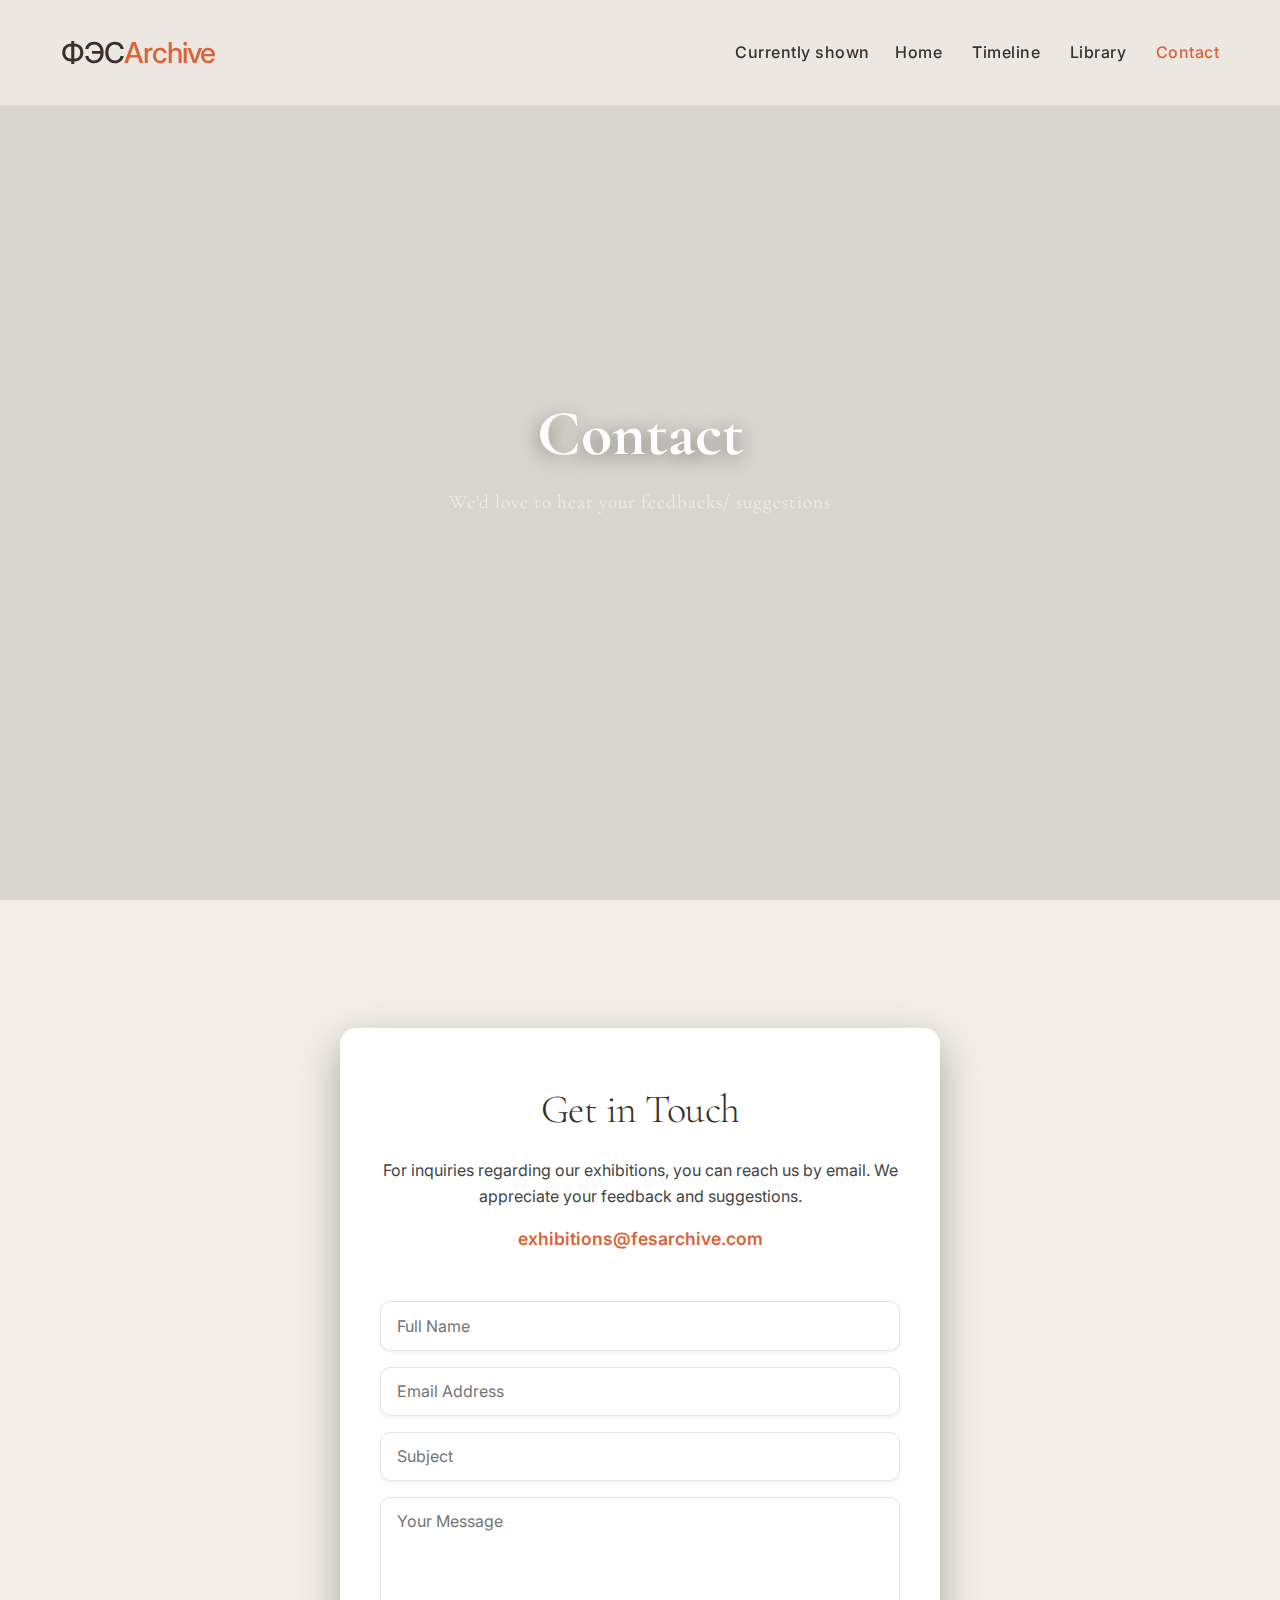
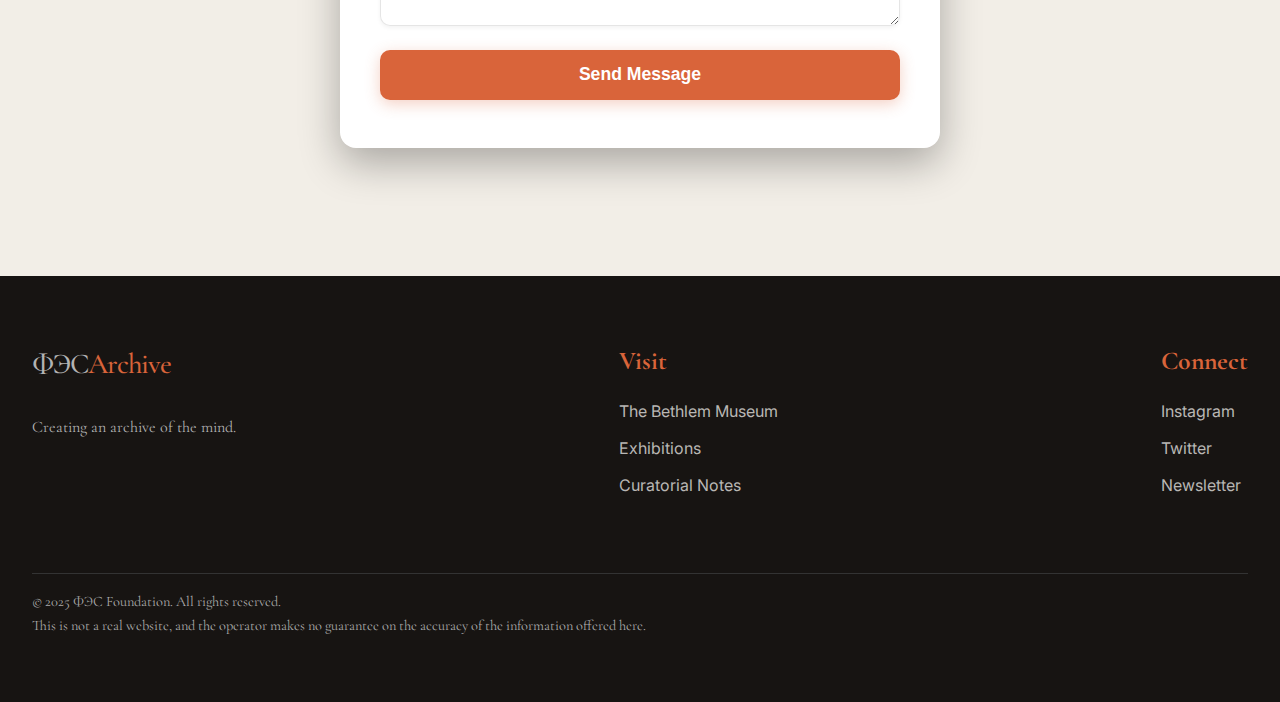
<file: contact.html>
<!DOCTYPE html>
<html lang="en">
<head>
    <meta charset="UTF-8">
    <meta name="viewport" content="width=device-width, initial-scale=1.0">
    <title>ФЭС Archive | Contact</title>
    <link rel="stylesheet" href="styles/main.css">
    <link rel="stylesheet" href="styles/contact.css">
    
    <link rel="preconnect" href="https://fonts.googleapis.com">
    <link rel="preconnect" href="https://fonts.gstatic.com" crossorigin>
    <link href="https://fonts.googleapis.com/css2?family=Cormorant+Garamond:wght@300;400;500;600&family=Inter:wght@300;400;500&display=swap" rel="stylesheet">
</head>
<body>
        <nav id="navbar">
            <div class="logo"> <a href="home.html"><p>ФЭС</p><p style="color: var(--orange)">Archive</p></a></div>
            <div class="nav-links">
                <a href="home.html">Home</a>
                <div class="dropdown">
                    <a href="index.html" class="dropbtn">Currently shown</a>
                    <div class="dropdown-content">
                        <a href="index.html#about">About</a>
                        <a href="index.html#gallery">Gallery</a>
                        <a href="index.html#tickets">Order tickets</a>
                    </div>
                </div>
                <a href="pages/wain/timeline.html">Timeline</a>
                <a href="pages/wain/library.html">Library</a>
                <a href="contact.html">Contact</a>
            </div>
        </nav>
    </header>

    <main>
        <section id="contact-hero" class="unbound">
            <h1>Contact</h1>
            <p>We'd love to hear your feedbacks/ suggestions</p>
        </section>

        <section id="contact-form-section" class="unbound">
            <div class="contact-container">
                <div class="contact-info">
                    <h2>Get in Touch</h2>
                    <p>For inquiries regarding our exhibitions, you can reach us by email. We appreciate your feedback and suggestions.</p>
                    <p class="email-info">
                        <a href="mailto:exhibitions@fesarchive.com">exhibitions@fesarchive.com</a>
                    </p>
                </div>
                <form class="contact-form">
                    <input type="text" name="name" placeholder="Full Name" required>
                    <input type="email" name="email" placeholder="Email Address" required>
                    <input type="text" name="title" placeholder="Subject" required>
                    <textarea name="message" placeholder="Your Message" rows="5" required></textarea>
                    <button type="submit">Send Message</button>
                </form>
            </div>
        </section>
    </main>

    <footer>
        <div class="container">
            <div class="footer-content">
                <div class="footer-col">
                    <div class="logo"> <p style="color:#b3b3b3;">ФЭС</p><p style="color: var(--orange);">Archive</p></div>
                    <br>
                    <p style="color: #b3b3b3; max-width: 300px;">
                        Creating an archive of the mind.
                    </p>
                </div>
                <div class="footer-col">
                    <h3>Visit</h3>
                    <ul>
                        <li><a href="#">The Bethlem Museum</a></li>
                        <li><a href="home.html#featured">Exhibitions</a></li>
                        <li><a href="#">Curatorial Notes</a></li>
                    </ul>
                </div>
                <div class="footer-col">
                    <h3>Connect</h3>
                    <ul>
                        <li><a href="#">Instagram</a></li>
                        <li><a href="#">Twitter</a></li>
                        <li><a href="#">Newsletter</a></li>
                    </ul>
                </div>
            </div>
            <div style="margin-top: 4rem; border-top: 1px solid #333; padding-top: 1rem; color: #AAA; font-size: 0.9rem;">
                &copy; 2025 ФЭС Foundation. All rights reserved.<br>This is not a real website, and the operator makes no guarantee on the accuracy of the information offered here.
            </div>
        </div>
    </footer>
    <script src="scripts/script.js"></script>
</body>
</html>
</file>
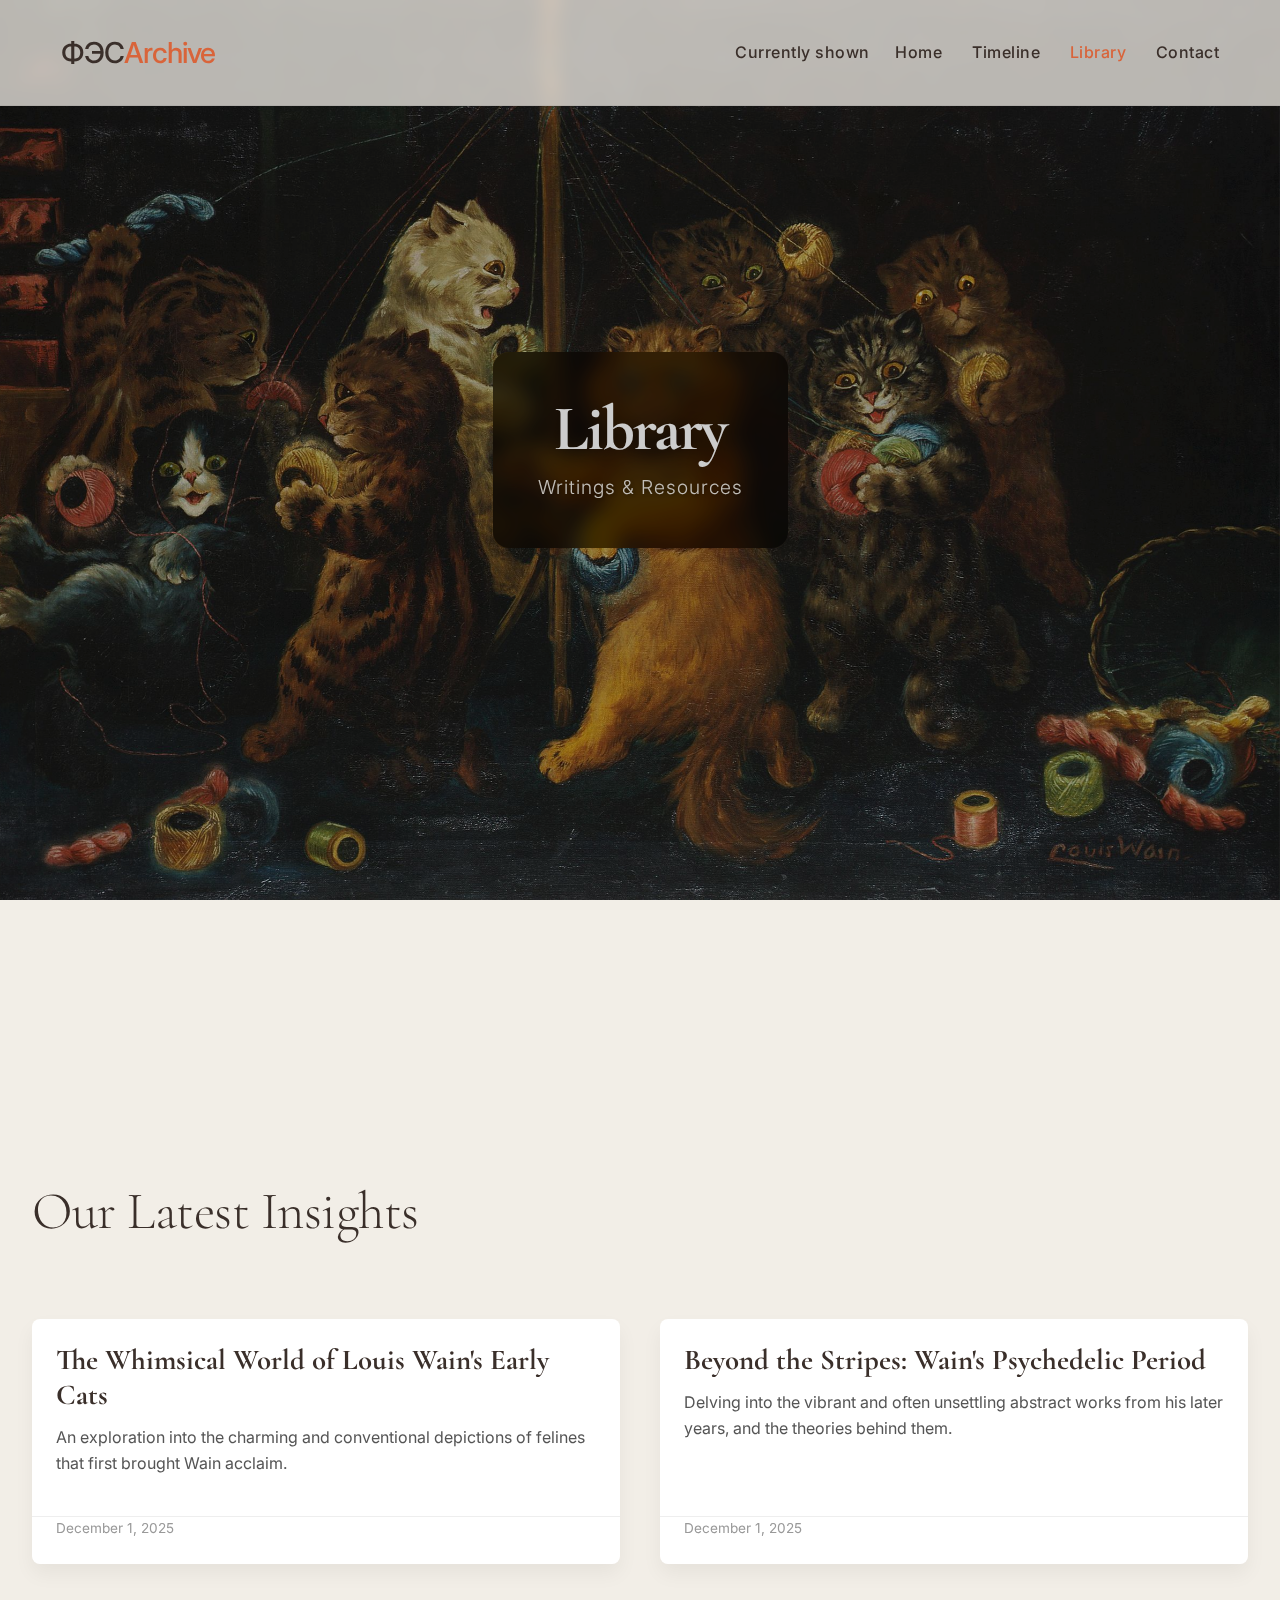
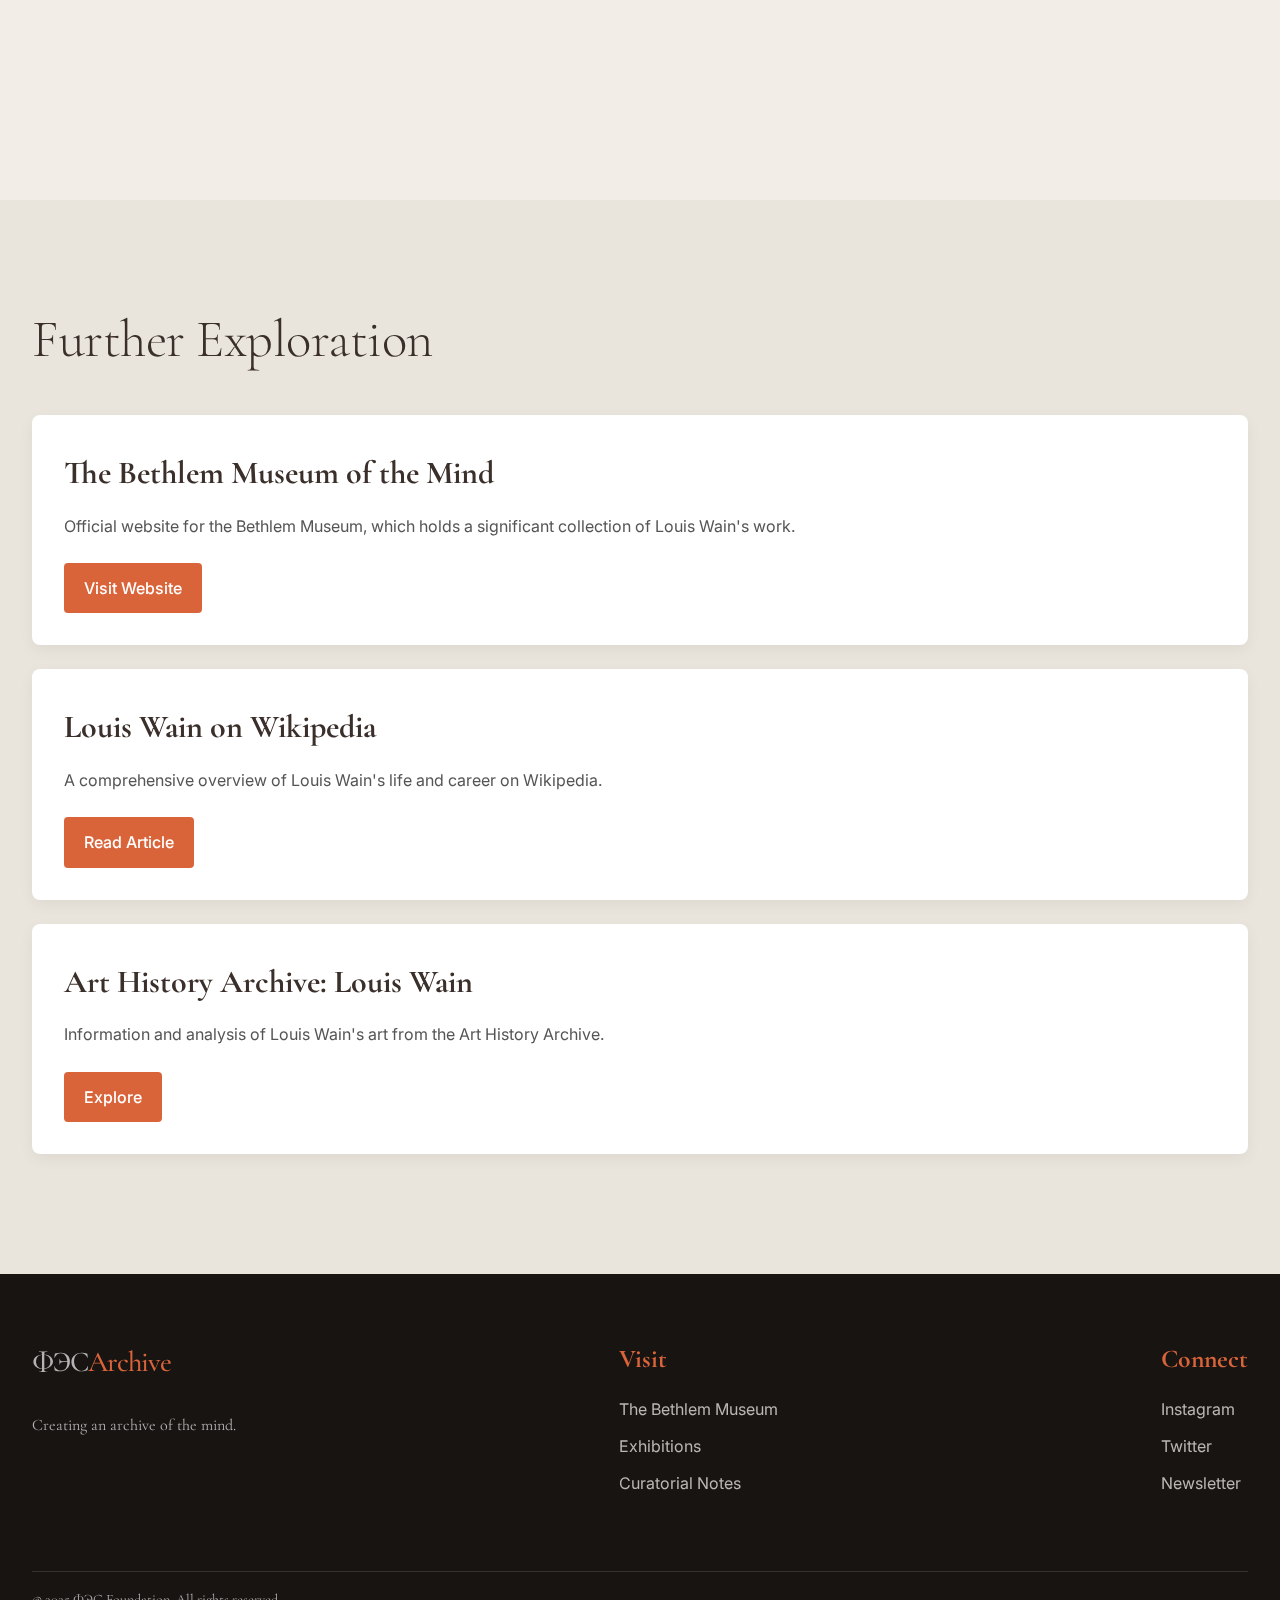
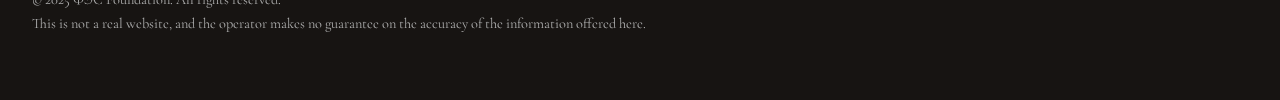
<file: pages/wain/library.html>
<!DOCTYPE html>
<html lang="en">
<head>
    <meta charset="UTF-8">
    <meta name="viewport" content="width=device-width, initial-scale=1.0">
    <title>Louis Wain Archive | Library</title>
    <link rel="stylesheet" href="../../styles/main.css">
    <link rel="stylesheet" href="../../styles/library.css">
    
    <link rel="preconnect" href="https://fonts.googleapis.com">
    <link rel="preconnect" href="https://fonts.gstatic.com" crossorigin>
    <link href="https://fonts.googleapis.com/css2?family=Cormorant+Garamond:wght@300;400;500;600&family=Inter:wght@300;400;500&display=swap" rel="stylesheet">
</head>
<body>
    <header>
        <nav id="navbar">
            <div class="logo"> <a href="../../home.html"><p>ФЭС</p><p style="color: var(--orange)">Archive</p></a></div>
            <div class="nav-links">
                <a href="../../home.html">Home</a>
                <div class="dropdown">
                    <a href="../../index.html" class="dropbtn">Currently shown</a>
                    <div class="dropdown-content">
                        <a href="../../index.html#about">About</a>
                        <a href="../../index.html#gallery">Gallery</a>
                        <a href="../../index.html#tickets">Order tickets</a>
                    </div>
                </div>
                <a href="timeline.html">Timeline</a>
                <a href="library.html">Library</a>
                <a href="../../contact.html">Contact</a>
            </div>
        </nav>
    </header>

    <main>
        <section id="library-hero" class="unbound">
            <div style="backdrop-filter: blur(10px) saturate(150%); padding: 5vh; border-radius: 1em; position: relative; z-index: 10; background-color: rgba(0, 0, 0, 0.6);">
                <h1>Library</h1>
                <p>Writings & Resources</p>
            </div>
        </section>

        <section id="articles-section" class="unbound">
            <div class="container">
                <h2>Our Latest Insights</h2>
                <div class="article-grid">
                    <div class="article-card">
                        <h3><a href="../../articles/wain/early-cats.html">The Whimsical World of Louis Wain's Early Cats</a></h3>
                        <p>An exploration into the charming and conventional depictions of felines that first brought Wain acclaim.</p>
                        <span class="article-date">December 1, 2025</span>
                    </div>
                    <div class="article-card">
                        <h3><a href="../../articles/wain/psychedelic-period.html">Beyond the Stripes: Wain's Psychedelic Period</a></h3>
                        <p>Delving into the vibrant and often unsettling abstract works from his later years, and the theories behind them.</p>
                        <span class="article-date">December 1, 2025</span>
                    </div>
                </div>
            </div>
        </section>
        
        <section id="resources-section" class="unbound">
            <div class="container">
                <h2>Further Exploration</h2>
                <div class="resource-item">
                    <h3>The Bethlem Museum of the Mind</h3>
                    <p>Official website for the Bethlem Museum, which holds a significant collection of Louis Wain's work.</p>
                    <a href="https://museumofthemind.org.uk/" target="_blank" class="cta-button">Visit Website</a>
                </div>
                <div class="resource-item">
                    <h3>Louis Wain on Wikipedia</h3>
                    <p>A comprehensive overview of Louis Wain's life and career on Wikipedia.</p>
                    <a href="https://en.wikipedia.org/wiki/Louis_Wain" target="_blank" class="cta-button">Read Article</a>
                </div>
                <div class="resource-item">
                    <h3>Art History Archive: Louis Wain</h3>
                    <p>Information and analysis of Louis Wain's art from the Art History Archive.</p>
                    <a href="http://www.arthistoryarchive.com/arthistory/surrealism/Louis-Wain.html" target="_blank" class="cta-button">Explore</a>
                </div>
            </div>
        </section>
    </main>

    <footer>
        <div class="container">
            <div class="footer-content">
                <div class="footer-col">
                    <div class="logo"> <p style="color:#b3b3b3;">ФЭС</p><p style="color: var(--orange);">Archive</p></div>
                    <br>
                    <p style="color: #b3b3b3; max-width: 300px;">
                        Creating an archive of the mind.
                    </p>
                </div>
                <div class="footer-col">
                    <h3>Visit</h3>
                    <ul>
                        <li><a href="#">The Bethlem Museum</a></li>
                        <li><a href="../../home.html#featured">Exhibitions</a></li>
                        <li><a href="#">Curatorial Notes</a></li>
                    </ul>
                </div>
                <div class="footer-col">
                    <h3>Connect</h3>
                    <ul>
                        <li><a href="#">Instagram</a></li>
                        <li><a href="#">Twitter</a></li>
                        <li><a href="#">Newsletter</a></li>
                    </ul>
                </div>
            </div>
            <div style="margin-top: 4rem; border-top: 1px solid #333; padding-top: 1rem; color: #AAA; font-size: 0.9rem;">
                &copy; 2025 ФЭС Foundation. All rights reserved.<br>This is not a real website, and the operator makes no guarantee on the accuracy of the information offered here.
            </div>
        </div>
    </footer>
    <script src="../../scripts/script.js"></script>
</body>
</html>
</file>
<file: styles/main.css>
:root {
           --bg-color: #f2eee7;
           --text-color: #1a1a1a;
           --font-main: "Cormorant Garamond", serif;
           --font-sans: "Inter", sans-serif;
           --orange: #d9643a;
           --bright-orange: #ff4400;
           --accent-dark: #3a2f2a;
       }

       body::before {
           content: "";
           position: fixed;
           inset: 0;
           pointer-events: none;
           background-image: url("https://www.transparenttextures.com/patterns/dust.png");
           opacity: 0.25;
           z-index: 0;
       }

       * {
           box-sizing: border-box;
           margin: 0;
           padding: 0;
       }

       html {
           scroll-snap-type: y proximity;
           scroll-behavior: smooth;
           overscroll-behavior-y: contain;
       }

       body {
           background-color: var(--bg-color);
           color: var(--text-color);
           font-family: var(--font-main);
           overflow-x: hidden;
           line-height: 1.65;
           position: relative;
       }

       a {
           text-decoration: none;
           color: inherit;
       }

       nav {
           position: fixed;
           top: 0;
           width: 100%;
           display: flex;
           justify-content: space-between;
           align-items: center;
           padding: 1.8rem 3rem;
           background: rgba(242, 238, 231, 0.75);
           backdrop-filter: blur(8px);
           border-bottom: 1px solid rgba(0, 0, 0, 0.05);
           z-index: 100;
           transition: transform 0.4s ease-in-out, background 0.3s ease-in-out;
       }

       nav.nav-hidden {
           transform: translateY(-100%);
       }

       nav a {
           margin: 0.8em;
           color: var(--accent-dark);
           font-family: var(--font-sans);
           font-weight: 500;
           letter-spacing: 0.5px;
           transition: all 0.3s ease-in-out;
       }

       nav a:hover {
           color: var(--orange);
           transform: translateY(-2px);
       }

       .active {
         color: var(--orange) !important;
       }


       .logo p {
           font-weight: 500;
           font-size: 1.8rem;
           letter-spacing: -1px;
           color: var(--accent-dark);
           display: inline;
           flex-shrink: 0;
       }

       section.unbound {
           min-height: 100vh;
           scroll-snap-align: start;
           display: flex;
           flex-direction: column;
           justify-content: center;
           position: relative;
           padding: 6rem 0;
           scroll-snap-stop: always;
       }

       .container {
           max-width: 1440px;
           margin: 0 auto;
           padding: 0 2rem;
           width: 100%;
       }

       h2 {
           font-size: 3.3rem;
           font-weight: 300;
           margin-bottom: 2rem;
           letter-spacing: -0.5px;
           color: var(--accent-dark);
       }

       #hero {
           background-image: url("https://miro.medium.com/v2/resize:fit:1400/1*qvkwHmpA-_J2NSHpgfjKbA.jpeg");
           background-size: cover;
           background-position: center;
           align-items: center;
           text-align: center;
           color: #000;
           padding: 0;
           position: relative;
       }

       #hero::after {
           content: "";
           position: absolute;
           inset: 0;
           background: rgba(255, 255, 255, 0.2);
           backdrop-filter: contrast(0.9);
       }

       #hero h1 {
           position: relative;
           font-size: 6rem;
           font-weight: 200;
           letter-spacing: -2px;
           line-height: 1;
           margin-bottom: 0.7rem;
           text-transform: uppercase;
           z-index: 1;
       }

       #hero p {
           position: relative;
           font-size: 1.6rem;
           font-family: var(--font-sans);
           z-index: 1;
       }

       .about-grid {
           display: grid;
           grid-template-columns: 1fr 1fr;
           gap: 4rem;
           align-items: center;
       }

       .about-text article {
           font-size: 1.3rem;
           margin-bottom: 1.5rem;
           color: #444;
           font-family: var(--font-sans);
           text-align: justify;
       }

       .about-img img {
           width: 100%;
           max-width: 500px;
           height: auto;
           filter: contrast(1.1) grayscale(60%);
           transition: 0.5s ease;
           border-radius: 4px;
           box-shadow: 25px 25px 0px rgba(0, 0, 0, 0.08);
       }

       .about-img img:hover {
           filter: grayscale(0%) contrast(1);
           transform: translate(-8px, -8px);
           box-shadow: 28px 28px 0px rgba(217, 100, 58, 0.25);
       }

       .gallery-layout {
           display: grid;
           grid-template-columns: 3fr 1fr;
           gap: 3rem;
           align-items: flex-start;
       }

       .masonry {
           column-count: 3;
           column-gap: 2rem;
       }

       .item {
           position: relative;
           width: 100%;
           margin-bottom: 2rem;
           break-inside: avoid;
           display: inline-block;
       }

       .item img {
           width: 100%;
           display: block;
           border-radius: 3px;
           transition: transform 0.4s ease, box-shadow 0.3s ease, filter 0.3s ease;
           filter: contrast(0.9) saturate(0.8) brightness(0.95);
       }

       .item:hover img {
           transform: scale(1.02);
           filter: brightness(1);
           box-shadow: 0 18px 30px rgba(0, 0, 0, 0.15);
       }

       .item figcaption {
           position: absolute;
           bottom: 0;
           left: 0;
           right: 0;
           background-color: rgba(58, 47, 42, 0.85);
           color: #fff;
           font-family: var(--font-sans);
           font-size: 0.9rem;
           text-align: center;
           padding: 1rem;
           opacity: 0;
           transition: opacity 0.3s ease-in-out;
           pointer-events: none;
           backdrop-filter: blur(2px);
       }

       .item:hover figcaption {
           opacity: 1;
       }

       #gallery aside {
           background-color: rgba(255, 255, 255, 0.6);
           backdrop-filter: blur(5px);
           padding: 2rem;
           border-radius: 4px;
           border: 1px solid rgba(0, 0, 0, 0.05);
           box-shadow: 0 5px 15px rgba(0, 0, 0, 0.02);
           position: sticky;
           top: 120px;
       }

       #gallery aside h3 {
           font-size: 1.8rem;
           margin-bottom: 1rem;
           color: var(--orange);
           font-family: var(--font-main);
       }

       #gallery aside p {
           color: #555;
           margin-bottom: 1.5rem;
           font-size: 1rem;
           font-family: var(--font-sans);
       }

       #gallery aside .cta-button {
           display: inline-block;
           background: var(--orange);
           color: white;
           padding: 0.85rem 1.5rem;
           text-decoration: none;
           border-radius: 4px;
           font-weight: 500;
           font-family: var(--font-sans);
           transition: 0.1s ease-in-out;
       }

       #gallery aside .cta-button:hover {
           background-color: #b94e28;
           transform: scale(1.05);
       }

       .ticket-section {
           /* Restore Original Background */
           background: url("https://upload.wikimedia.org/wikipedia/commons/1/15/Louis_Wain_The_bachelor_party.jpg") center/cover no-repeat;
           display: flex;
           justify-content: center;
           align-items: center;
           /* Vertically center items */
           gap: 2rem;
           padding: 8rem 2rem;
           /* Ensure space on sides */
           flex-wrap: wrap;
           /* Allows stacking on mobile */
       }

       /* === Panel Common Styles === */
       .ticket-overlay,
       .carousel-container {
           backdrop-filter: blur(12px);
           background: rgba(255, 255, 255, 0.85);
           /* Slightly more opaque for readability */
           padding: 3rem 2.5rem;
           border-radius: 16px;
           width: 100%;
           max-width: 450px;
           box-shadow: 0 10px 30px rgba(0, 0, 0, 0.2);
           display: flex;
           flex-direction: column;
       }

       /* Specific Height adjustment to match visual balance */
       .carousel-container {
           min-height: 440px;
           justify-content: center;
           position: relative;
           /* Context for absolute arrows */
           text-align: center;
       }

       /* === Carousel Content === */
       .carousel-slide {
           display: none;
           /* Hidden by default */
           padding: 0 1.5rem;
           /* Space for arrows */
           /* No animation per request */
       }

       .carousel-slide.active {
           display: block;
       }

       .carousel-slide h3 {
           font-size: 2.2rem;
           color: var(--accent-dark);
           font-family: var(--font-main);
           margin-bottom: 0.5rem;
           line-height: 1.1;
       }

       .carousel-slide .price {
           font-size: 1.8rem;
           font-weight: 400;
           color: var(--orange);
           margin-bottom: 1.5rem;
           font-family: var(--font-sans);
       }

       .carousel-slide p {
           font-family: var(--font-sans);
           font-size: 1rem;
           color: #444;
           line-height: 1.6;
       }

       /* === Simplified Side Arrows === */
       .nav-arrow {
           position: absolute;
           top: 50%;
           transform: translateY(-50%);
           background: transparent;
           border: none;
           font-size: 3rem;
           /* Large, simple character */
           font-family: var(--font-sans);
           /* Thin, clean look */
           font-weight: 200;
           color: var(--accent-dark);
           cursor: pointer;
           padding: 0 10px;
           transition: color 0.3s ease-in-out, transform 0.3s ease-in-out;
           z-index: 10;
           line-height: 1;
       }

       .nav-arrow:hover {
           color: var(--orange);
           transform: translateY(-50%) scale(1.2);
       }

       .prev-arrow {
           left: 10px;
       }

       .next-arrow {
           right: 10px;
       }

       /* === Form Inputs === */
       .ticket-form select {
           width: 100%;
           padding: 0.85rem 1rem;
           border-radius: 10px;
           border: none;
           font-size: 1rem;
           font-family: var(--font-sans);
           background: rgba(255, 255, 255, 0.5);
           /* Slightly distinct from input bg */
           border: 1px solid rgba(0, 0, 0, 0.1);
           outline: none;
           transition: all 0.3s ease;
           appearance: none;
           /* Removes default OS arrow */
           color: #444;
           cursor: pointer;
       }

       .ticket-form select:focus {
           background: #fff;
           border-color: var(--orange);
       }


       .ticket-section h2 {
           font-size: 2.5rem;
           margin-bottom: 0.5rem;
           color: #000;
       }

       .ticket-sub {
           font-size: 1rem;
           margin-bottom: 2rem;
           opacity: 0.8;
           font-family: var(--font-sans);
       }

       .ticket-form {
           display: flex;
           flex-direction: column;
           gap: 1rem;
       }

       .ticket-form input {
           width: 100%;
           padding: 0.85rem 1rem;
           border-radius: 10px;
           border: none;
           font-size: 1rem;
           font-family: var(--font-sans);
           background: rgba(255, 255, 255, 0.85);
           outline: none;
           transition: all 0.3s ease;
       }

       .ticket-form button {
           margin-top: 0.5rem;
           padding: 0.9rem;
           border: none;
           border-radius: 10px;
           background: var(--orange);
           color: white;
           font-size: 1.1rem;
           font-weight: 600;
           cursor: pointer;
           transition: all 0.3s ease-in-out;
       }

       .ticket-form button:hover {
           background: #b94e28;
           transform: scale(1.05);
       }

       footer {
           background-color: #171412;
           color: #f2eee7;
           padding: 4rem 0;
           scroll-snap-align: start;
       }

       .footer-content {
           display: flex;
           justify-content: space-between;
           align-items: flex-start;
           gap: 4rem;
       }

       .footer-col h3 {
           font-size: 1.6rem;
           margin-bottom: 1rem;
           color: var(--orange);
           font-family: var(--font-main);
       }

       .footer-col ul {
           list-style: none;
       }

       .footer-col li {
           margin-bottom: 0.6rem;
       }

       .footer-col a {
           color: #b9b7b4;
           font-family: var(--font-sans);
           transition: all 0.3s ease-in-out;
       }

       .footer-col a:hover {
           color: #fff;
           transform: translateY(-2px);
       }

       @media (max-width: 800px) {
           #hero h1 {
               font-size: 3.4rem;
           }

           nav {
               padding: 1.5rem 1.8rem;
           }

           .about-grid {
               grid-template-columns: 1fr;
           }

           .gallery-layout {
               grid-template-columns: 1fr;
           }

           .masonry {
               column-count: 1;
           }

           #gallery aside {
               position: static;
               margin-top: 2rem;
           }

           section.unbound {
               padding-top: 7rem;
           }

           .footer-content {
               flex-direction: column;
               gap: 2.5rem;
           }
       }

       .flex-horizontal {
           display: flex;
           gap: 1em;
       }

/* Dropdown styles */
.dropdown {
    float: left;
    overflow: hidden;
}

.dropdown .dropbtn {
    font-size: 1rem; /* explicit font size, similar to other nav links */
    border: none;
    outline: none;
    color: var(--accent-dark);
    background-color: inherit;
    font-family: var(--font-sans); /* explicit font family */
    margin: 0 0.8em; /* add margin to match other nav links */
    font-weight: 500;
    letter-spacing: 0.5px;
    transition: all 0.3s ease-in-out;
    cursor: pointer; /* ensure it looks clickable */
    /* Remove padding: 0; as margin now handles spacing */
}

.nav-links a:hover, .dropdown:hover .dropbtn {
    color: var(--orange);
    transform: translateY(-2px);
}

.dropdown-content {
    display: none;
    position: absolute;
    background-color: rgba(242, 238, 231, 0.95);
    backdrop-filter: blur(8px);
    min-width: 160px;
    box-shadow: 0px 8px 16px 0px rgba(0,0,0,0.1);
    z-index: 1;
    border-radius: 4px;
    margin-top: 5px;
}

.dropdown-content a {
    float: none;
    color: var(--accent-dark);
    padding: 12px 16px;
    text-decoration: none;
    display: block;
    text-align: left;
}

.dropdown-content a:hover {
    background-color: rgba(0,0,0,0.05);
}

.dropdown:hover .dropdown-content {
    display: block;
}
</file>
<file: styles/contact.css>
/* styles/contact.css */

@keyframes fadeInUp {
    from {
        opacity: 0;
        transform: translateY(20px);
    }
    to {
        opacity: 1;
        transform: translateY(0);
    }
}

#contact-hero {
    /* background-image: url("https://upload.wikimedia.org/wikipedia/commons/1/15/Louis_Wain_The_bachelor_party.jpg"); */
    background-size: cover;
    background-position: center;
    text-align: center;
    color: #fff;
    padding: 6rem 1rem;
    position: relative;
}

#contact-hero::before {
    content: '';
    position: absolute;
    inset: 0;
    background-image: url("https://upload.wikimedia.org/wikipedia/commons/1/15/Louis_Wain_The_bachelor_party.jpg");
    background-size: cover;
    background-position: center;
    filter: brightness(0.8) contrast(1.2);
    z-index: -1;
    background-color: rgba(0, 0, 0, 0.1);
}

#contact-hero h1 {
    font-size: 4rem;
    color: #fff;
    text-shadow: 0 4px 20px rgba(0,0,0,0.5);
    animation: fadeInUp 0.6s ease-out;
}

#contact-hero p {
    font-size: 1.2rem;
    color: #f2eee7;
    font-weight: 300;
    letter-spacing: 1px;
    animation: fadeInUp 0.6s ease-out 0.2s;
    animation-fill-mode: both; /* Keeps it in the final state before animation starts */
}

#contact-form-section {
    /* position: relative; Remove relative if no longer needed for pseudo-element */
    display: flex;
    justify-content: center;
    align-items: center;
    padding: 8rem 2rem;
    background-color: var(--bg-color); /* Set to creme color */
}

/* New styles inspired by ticket section */

.contact-container {
    /* backdrop-filter: blur(12px); Removed as background is solid */
    background: rgba(255, 255, 255, 1); /* Fully opaque white */
    padding: 3rem 2.5rem;
    border-radius: 16px;
    width: 100%;
    max-width: 600px; /* Increased width for more content */
    box-shadow: 0 15px 40px rgba(0, 0, 0, 0.3); /* Increased shadow for pop */
    display: flex;
    flex-direction: column;
    gap: 2rem;
    animation: fadeInUp 0.8s ease-out 0.4s;
    animation-fill-mode: both;
}

.contact-info {
    text-align: center;
}

.contact-info h2 {
    font-size: 2.5rem;
    margin-bottom: 1rem;
    color: var(--accent-dark);
}

.contact-info p {
    font-family: var(--font-sans);
    color: #444;
    font-size: 1rem;
    line-height: 1.6;
    margin-bottom: 1rem;
}

.contact-info .email-info a {
    font-family: var(--font-sans);
    font-weight: 600;
    color: var(--orange);
    text-decoration: none;
    font-size: 1.1rem;
    transition: color 0.3s ease;
}

.contact-info .email-info a:hover {
    color: #b94e28;
}

.contact-form {
    display: flex;
    flex-direction: column;
    gap: 1rem;
}

.contact-form input,
.contact-form textarea {
    width: 100%;
    padding: 0.85rem 1rem;
    border-radius: 10px;
    border: 1px solid rgba(0, 0, 0, 0.1);
    font-size: 1rem;
    font-family: var(--font-sans);
    background: rgba(255, 255, 255, 0.85);
    outline: none;
    transition: all 0.3s ease;
    color: #444;
    box-shadow: 0 2px 4px rgba(0,0,0,0.05);
}

.contact-form input:focus,
.contact-form textarea:focus {
    background: #fff;
    border-color: var(--orange);
    box-shadow: 0 0 0 3px rgba(217, 100, 58, 0.2), 0 4px 8px rgba(0,0,0,0.1);
    transform: translateY(-5px);
}


.contact-form textarea {
    resize: vertical;
    min-height: 120px;
}

.contact-form button {
    margin-top: 0.5rem;
    padding: 0.9rem;
    border: none;
    border-radius: 10px;
    background: var(--orange);
    color: white;
    font-size: 1.1rem;
    font-weight: 600;
    cursor: pointer;
    transition: all 0.3s ease;
    box-shadow: 0 4px 15px rgba(217, 100, 58, 0.3);
}

.contact-form button:hover {
    background: #b94e28;
    transform: translateY(-3px);
    box-shadow: 0 6px 20px rgba(217, 100, 58, 0.4);
}
</file>
<file: styles/library.css>
/* styles/library.css */

#library-hero {
    background-image: url('../../assets/masonry/19.png');
    background-size: cover;
    background-position: center;
    align-items: center;
    text-align: center;
    color: #fff;
    padding: 0;
    position: relative;
    filter: brightness(0.8);
}

#library-hero h1 {
    position: relative;
    font-size: 4rem;
    font-weight: 700;
    letter-spacing: -2px;
    line-height: 1;
    margin-bottom: 0.7rem;
    z-index: 1;
    color: #fff;
    text-shadow: 0 4px 20px rgba(0,0,0,0.5);
}

#library-hero p {
    position: relative;
    font-size: 1.2rem;
    font-family: var(--font-sans);
    z-index: 1;
    color: #f2eee7;
    font-weight: 300;
    letter-spacing: 1px;
    text-shadow: 1px 1px 4px rgba(0, 0, 0, 0.5);
}

#articles-section {
    padding-top: 6rem;
    padding-bottom: 4rem;
}

#resources-section {
    background-color: #e9e5dc;
    padding-top: 6rem;
    padding-bottom: 6rem;
}

.article-grid {
    display: grid;
    grid-template-columns: repeat(auto-fit, minmax(300px, 1fr));
    gap: 2.5rem;
    padding-top: 2rem;
}

.article-card {
    background-color: white;
    border-radius: 8px;
    box-shadow: 0 10px 20px rgba(0,0,0,0.05);
    overflow: hidden;
    transition: transform 0.3s ease, box-shadow 0.3s ease;
    display: flex;
    flex-direction: column;
}

.article-card:hover {
    transform: translateY(-8px);
    box-shadow: 0 15px 30px rgba(0,0,0,0.1);
}

.article-card h3 {
    font-family: var(--font-main);
    font-size: 1.8rem;
    color: var(--accent-dark);
    margin-bottom: 0.7rem;
    padding: 1.5rem 1.5rem 0;
    line-height: 1.2;
}

.article-card h3 a {
    text-decoration: none;
    color: inherit;
    transition: color 0.2s ease;
}

.article-card h3 a:hover {
    color: var(--orange);
}

.article-card p {
    font-family: var(--font-sans);
    font-size: 1rem;
    color: #555;
    padding: 0 1.5rem 1.5rem;
    flex-grow: 1; /* Pushes date to bottom */
}

.article-card .article-date {
    font-family: var(--font-sans);
    font-size: 0.85rem;
    color: #999;
    padding: 0 1.5rem 1.5rem;
    border-top: 1px solid #eee;
    margin-top: 1rem;
    display: block;
}

.resource-item {
    background-color: white;
    border-radius: 8px;
    box-shadow: 0 5px 15px rgba(0,0,0,0.05);
    padding: 2rem;
    margin-bottom: 1.5rem;
    transition: transform 0.2s ease, box-shadow 0.2s ease;
}

.resource-item:hover {
    transform: translateY(-5px);
    box-shadow: 0 10px 25px rgba(0,0,0,0.1);
}

.resource-item h3 {
    font-family: var(--font-main);
    font-size: 2rem;
    color: var(--accent-dark);
    margin-bottom: 0.8rem;
}

.resource-item p {
    font-family: var(--font-sans);
    font-size: 1rem;
    color: #555;
    margin-bottom: 1.5rem;
}

.resource-item .cta-button {
    display: inline-block;
    background: var(--orange);
    color: white;
    padding: 0.75rem 1.25rem;
    text-decoration: none;
    border-radius: 4px;
    font-weight: 500;
    font-family: var(--font-sans);
    transition: 0.1s ease-in-out;
}

.resource-item .cta-button:hover {
    background-color: #b94e28;
}
</file>
